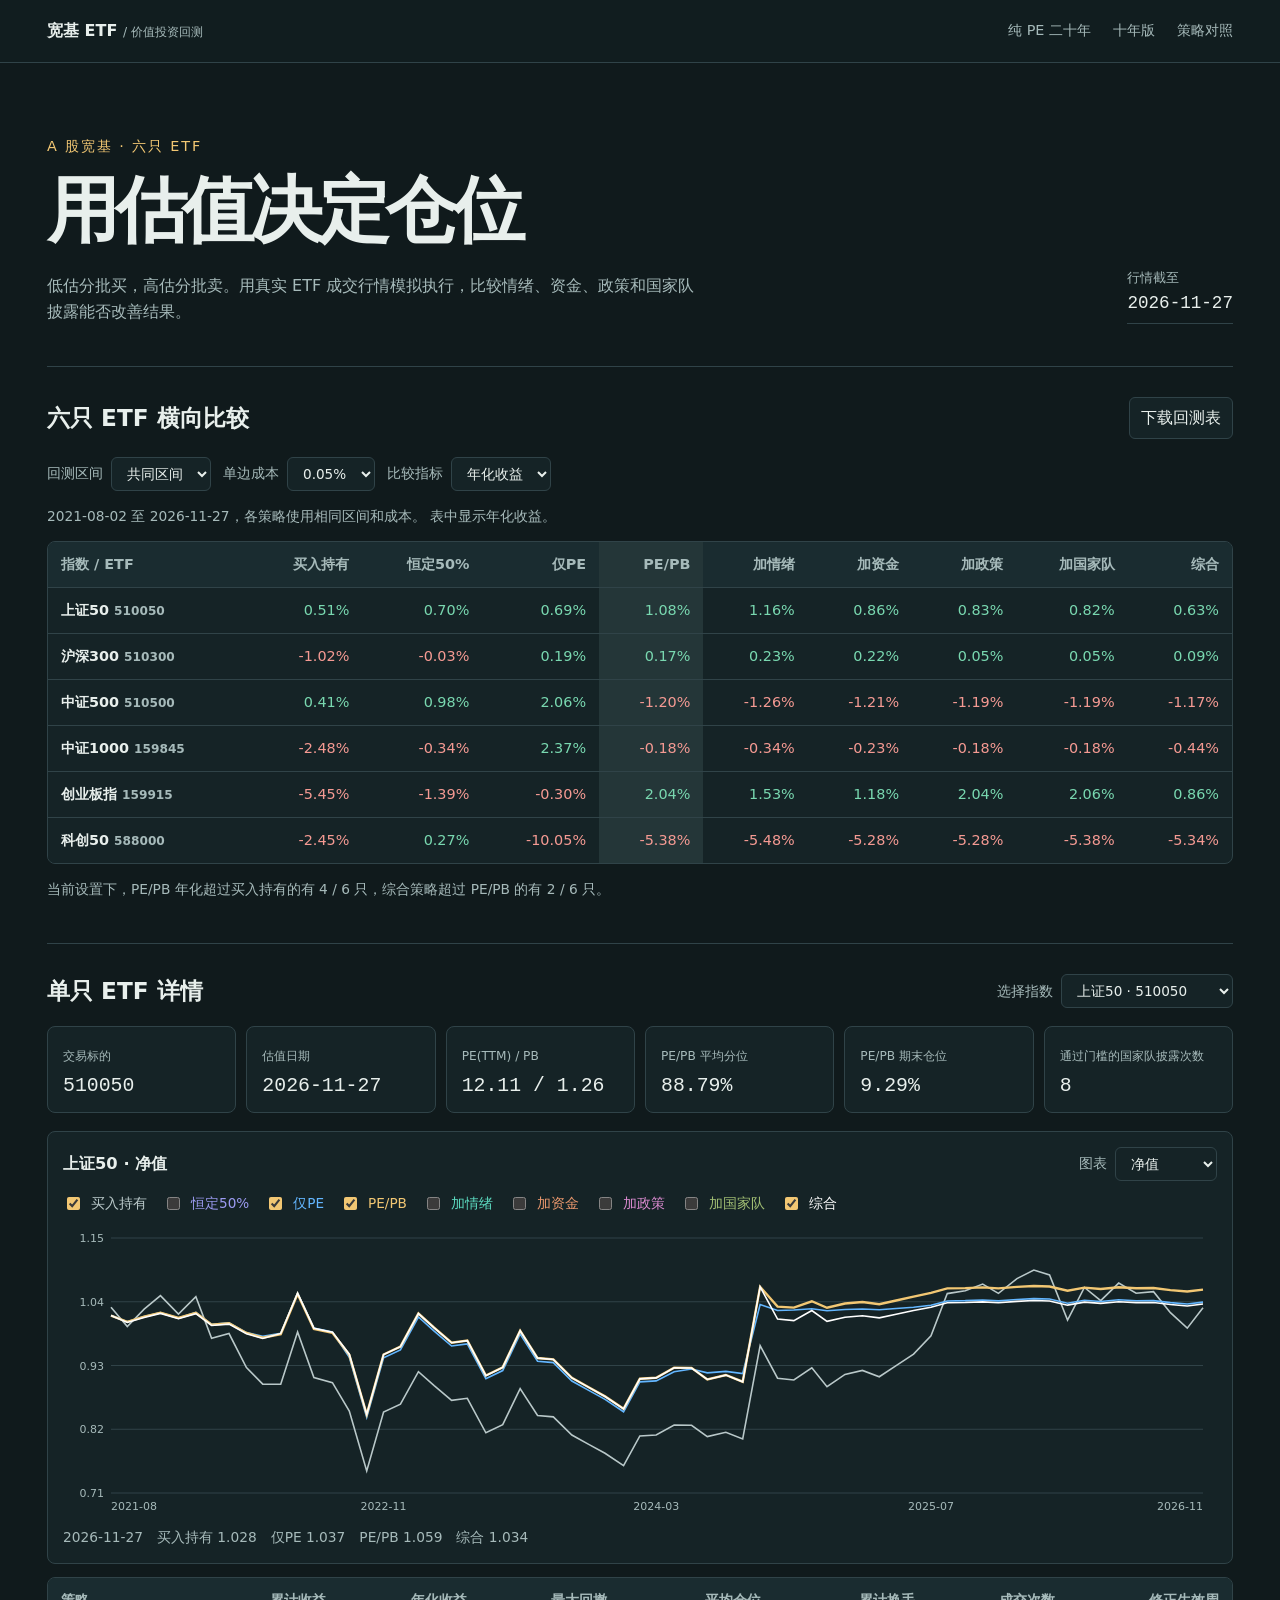
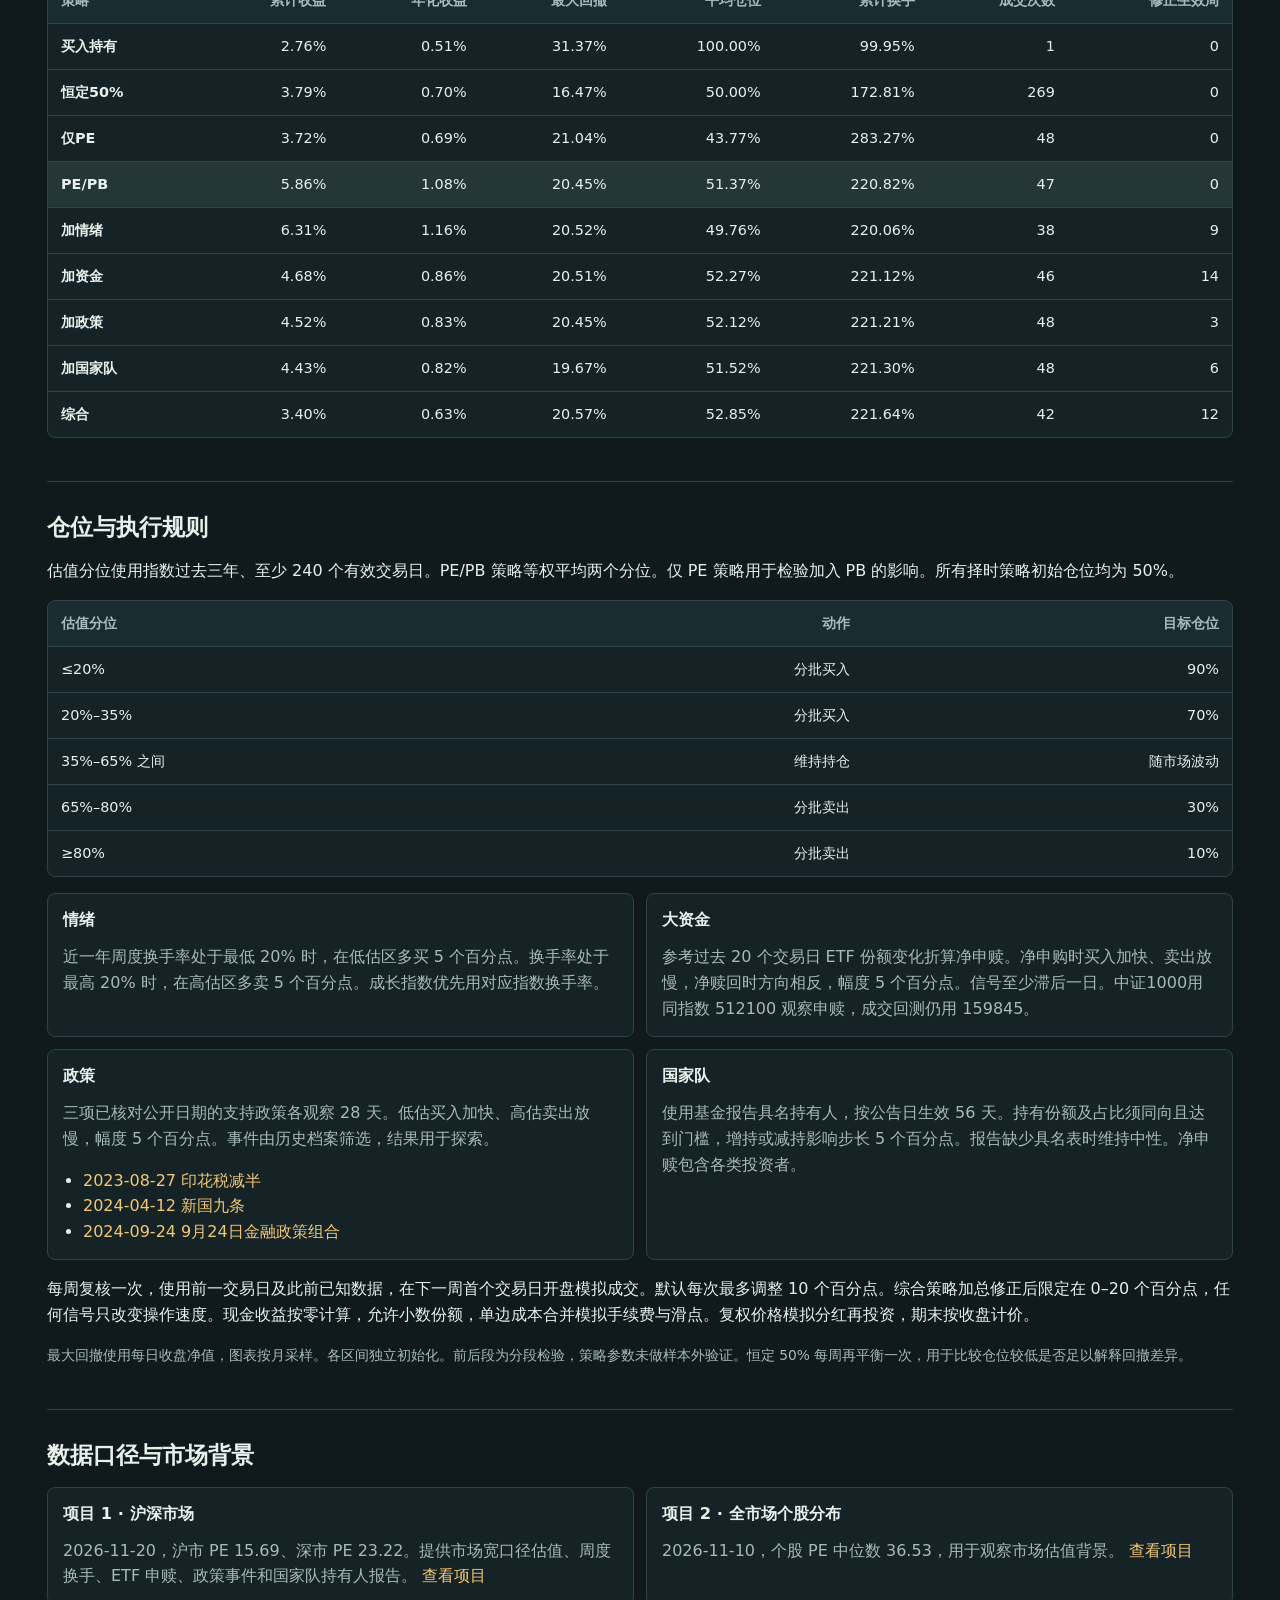
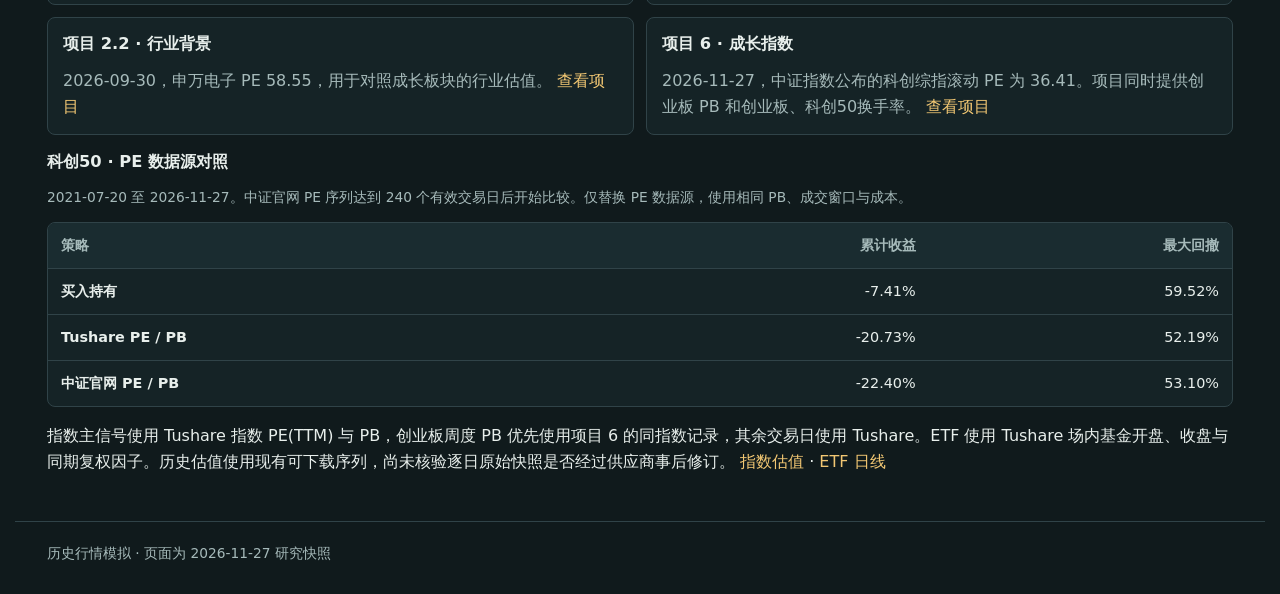
<file: index.html>
<!doctype html>
<html lang="zh-CN">
<head>
<meta charset="utf-8">
<meta name="viewport" content="width=device-width,initial-scale=1">
<title>宽基 ETF · 价值投资回测</title>
<link rel="stylesheet" href="style.css">
<script defer src="results.js?v=20261127"></script>
<script defer src="app.js?v=20261127"></script>
</head>
<body>
<header><div class="shell bar"><a href="#">宽基 ETF <small> / 价值投资回测</small></a><nav><a href="pe20.html">纯 PE 二十年</a><a href="pe10.html">十年版</a><a href="#compare">策略对照</a></nav></div></header>
<main class="shell">
<section class="hero">
<div><p class="eyebrow">A 股宽基 · 六只 ETF</p><h1>用估值决定仓位</h1><p>低估分批买，高估分批卖。用真实 ETF 成交行情模拟执行，比较情绪、资金、政策和国家队披露能否改善结果。</p></div>
<div class="stamp">行情截至 <strong>2026-11-27</strong></div>
</section>
<section id="compare">
<div class="section-head"><h2>六只 ETF 横向比较</h2><button type="button" id="export">下载回测表</button></div>
<div class="controls">
<label>回测区间<select id="period"></select></label>
<label>单边成本<select id="fee"><option value="0">0.05%</option><option value="1">0.15%</option></select></label>
<label>比较指标<select id="metric"><option value="annual">年化收益</option><option value="total">累计收益</option><option value="drawdown">最大回撤</option><option value="weight">平均仓位</option></select></label>
</div>
<p class="muted" id="window"></p>
<div class="table-wrap" tabindex="0" aria-label="六只ETF回测结果"><table id="matrix"></table></div>
<p class="muted" id="summary"></p>
</section>
<section id="detail">
<div class="section-head"><h2>单只 ETF 详情</h2><label>选择指数<select id="asset"></select></label></div>
<div class="stats" id="stats"></div>
<div class="chart">
<div class="section-head"><h3 id="chartTitle">净值对比</h3><label>图表<select id="curveMetric"><option value="1">净值</option><option value="2">ETF 仓位</option></select></label></div>
<div id="legend"></div>
<canvas id="curve" role="img" aria-label="月度回测净值与仓位图，也可在下表阅读收益和回撤"></canvas>
<p id="chartReadout" class="muted"></p>
</div>
<div class="table-wrap" tabindex="0" aria-label="当前ETF各策略指标"><table id="details"></table></div>
</section>
<section id="rules">
<h2>仓位与执行规则</h2>
<p>估值分位使用指数过去三年、至少 240 个有效交易日。PE/PB 策略等权平均两个分位。仅 PE 策略用于检验加入 PB 的影响。所有择时策略初始仓位均为 50%。</p>
<div class="table-wrap"><table><thead><tr><th>估值分位</th><th>动作</th><th>目标仓位</th></tr></thead><tbody>
<tr><td>≤20%</td><td>分批买入</td><td>90%</td></tr><tr><td>20%–35%</td><td>分批买入</td><td>70%</td></tr><tr><td>35%–65% 之间</td><td>维持持仓</td><td>随市场波动</td></tr><tr><td>65%–80%</td><td>分批卖出</td><td>30%</td></tr><tr><td>≥80%</td><td>分批卖出</td><td>10%</td></tr>
</tbody></table></div>
<div class="rule-grid">
<article><h3>情绪</h3><p>近一年周度换手率处于最低 20% 时，在低估区多买 5 个百分点。换手率处于最高 20% 时，在高估区多卖 5 个百分点。成长指数优先用对应指数换手率。</p></article>
<article><h3>大资金</h3><p>参考过去 20 个交易日 ETF 份额变化折算净申赎。净申购时买入加快、卖出放慢，净赎回时方向相反，幅度 5 个百分点。信号至少滞后一日。中证1000用同指数 512100 观察申赎，成交回测仍用 159845。</p></article>
<article><h3>政策</h3><p>三项已核对公开日期的支持政策各观察 28 天。低估买入加快、高估卖出放慢，幅度 5 个百分点。事件由历史档案筛选，结果用于探索。</p><ul id="policy"></ul></article>
<article><h3>国家队</h3><p>使用基金报告具名持有人，按公告日生效 56 天。持有份额及占比须同向且达到门槛，增持或减持影响步长 5 个百分点。报告缺少具名表时维持中性。净申赎包含各类投资者。</p></article>
</div>
<p>每周复核一次，使用前一交易日及此前已知数据，在下一周首个交易日开盘模拟成交。默认每次最多调整 10 个百分点。综合策略加总修正后限定在 0–20 个百分点，任何信号只改变操作速度。现金收益按零计算，允许小数份额，单边成本合并模拟手续费与滑点。复权价格模拟分红再投资，期末按收盘计价。</p>
<p class="muted">最大回撤使用每日收盘净值，图表按月采样。各区间独立初始化。前后段为分段检验，策略参数未做样本外验证。恒定 50% 每周再平衡一次，用于比较仓位较低是否足以解释回撤差异。</p>
</section>
<section id="sources">
<h2>数据口径与市场背景</h2>
<div class="rule-grid" id="context"></div>
<h3>科创50 · PE 数据源对照</h3>
<p id="starWindow" class="muted"></p>
<div class="table-wrap"><table id="starCheck"></table></div>
<p>指数主信号使用 Tushare 指数 PE(TTM) 与 PB，创业板周度 PB 优先使用项目 6 的同指数记录，其余交易日使用 Tushare。ETF 使用 Tushare 场内基金开盘、收盘与同期复权因子。历史估值使用现有可下载序列，尚未核验逐日原始快照是否经过供应商事后修订。 <a href="https://tushare.pro/document/2?doc_id=128">指数估值</a> · <a href="https://tushare.pro/document/2?doc_id=127">ETF 日线</a></p>
</section>
</main>
<footer class="shell">历史行情模拟 · 页面为 2026-11-27 研究快照</footer>
</body>
</html>
</file>
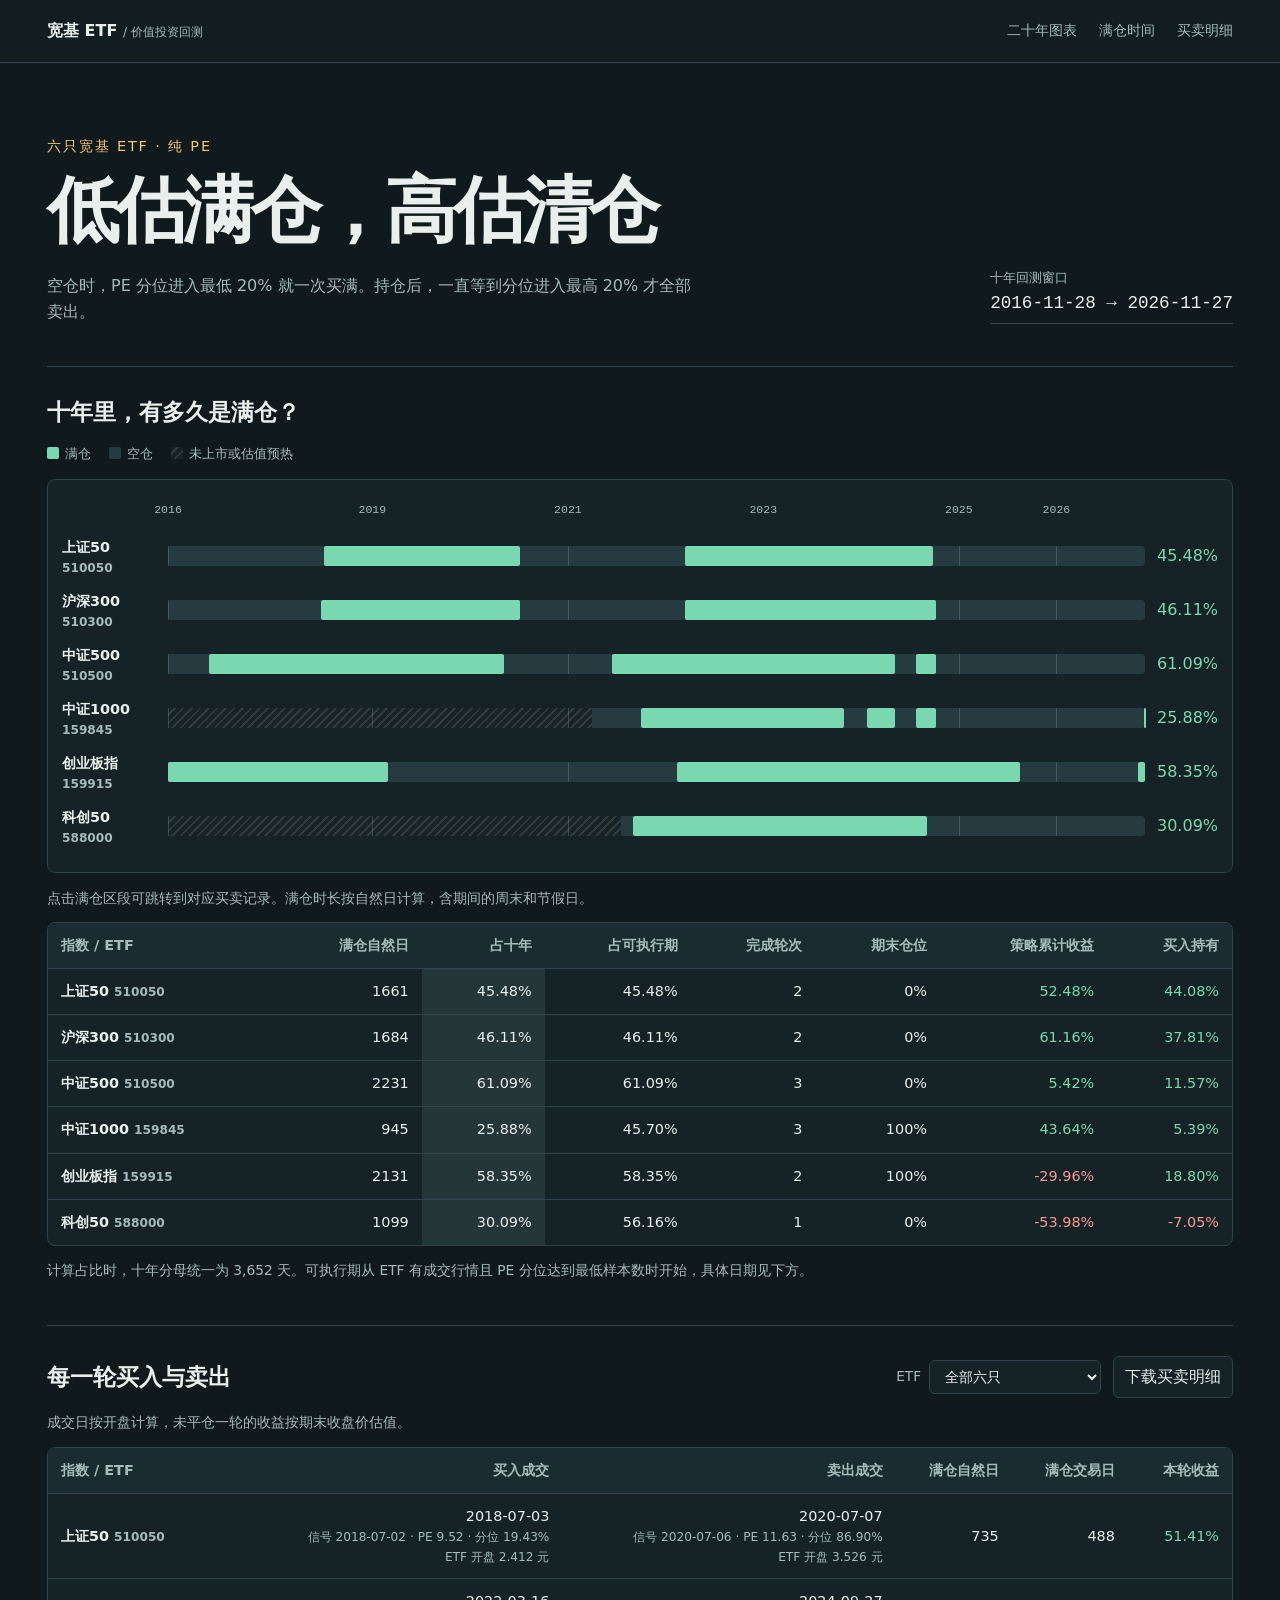
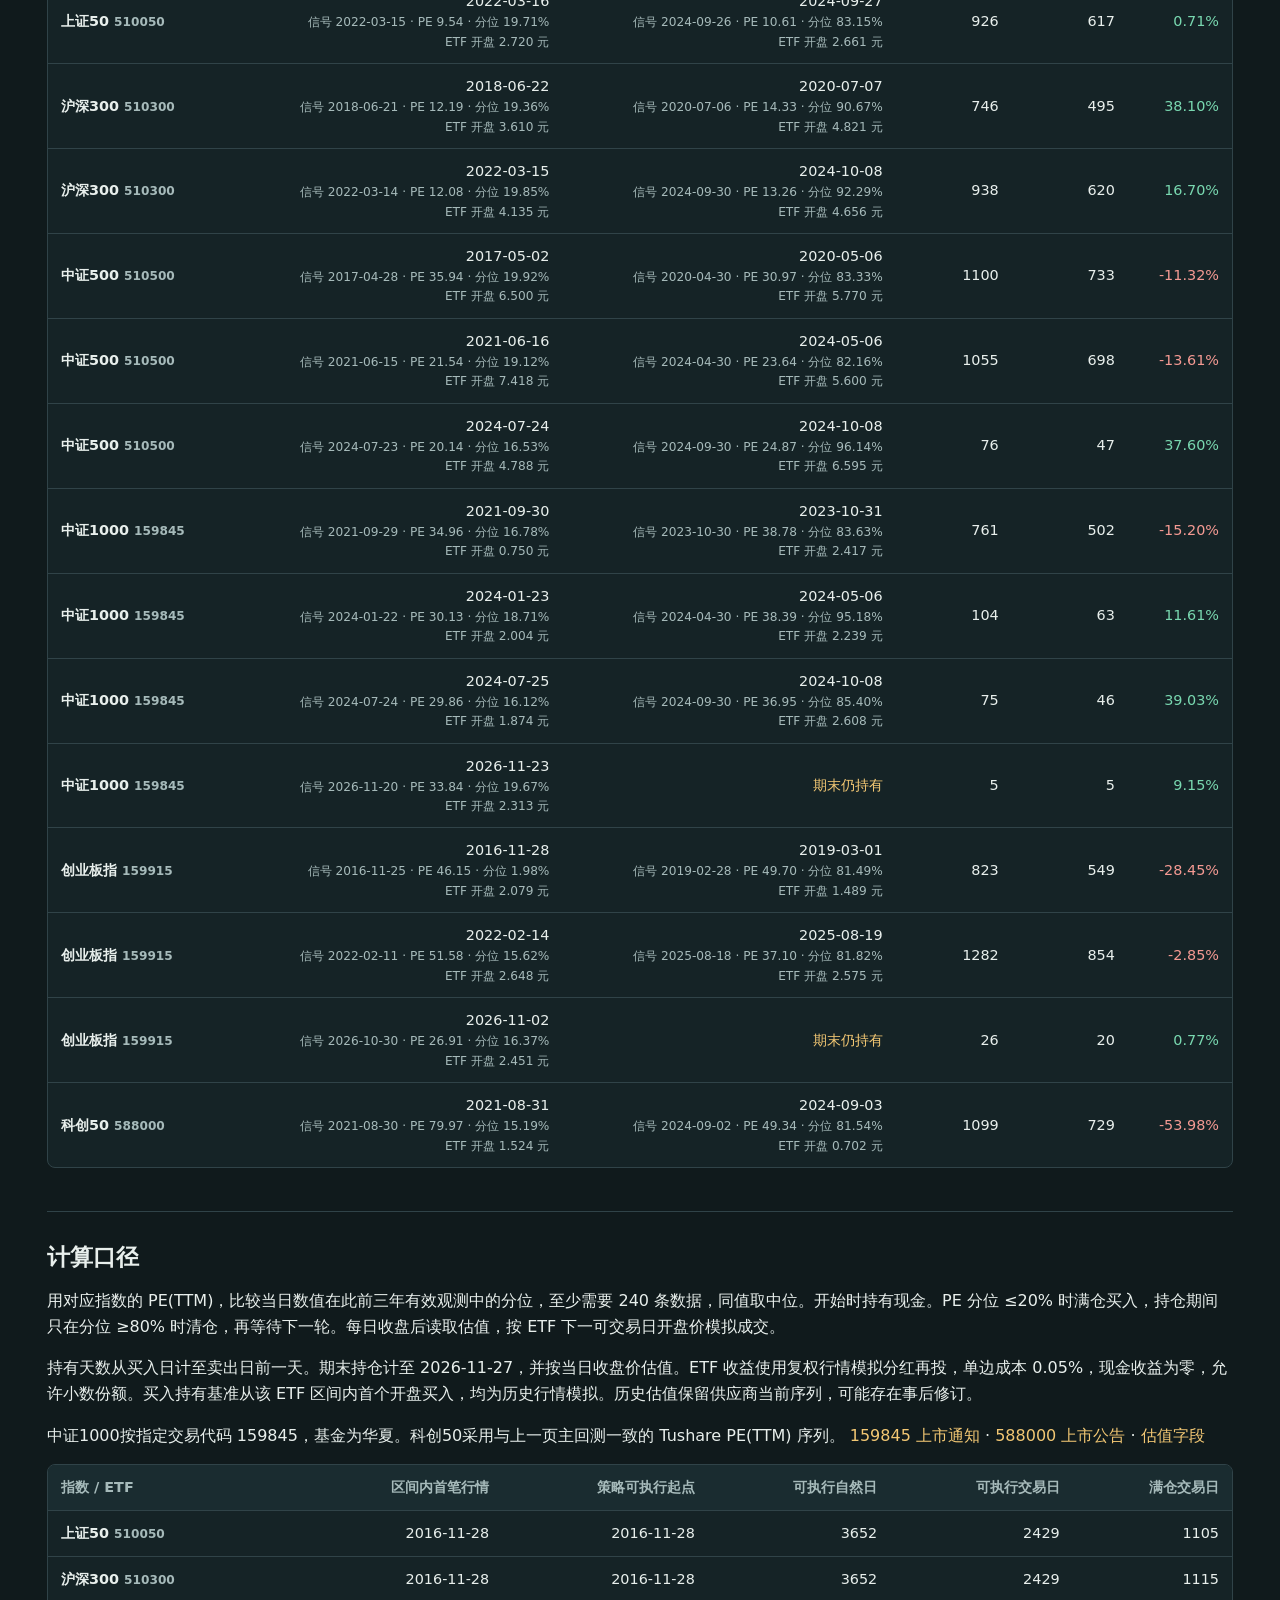
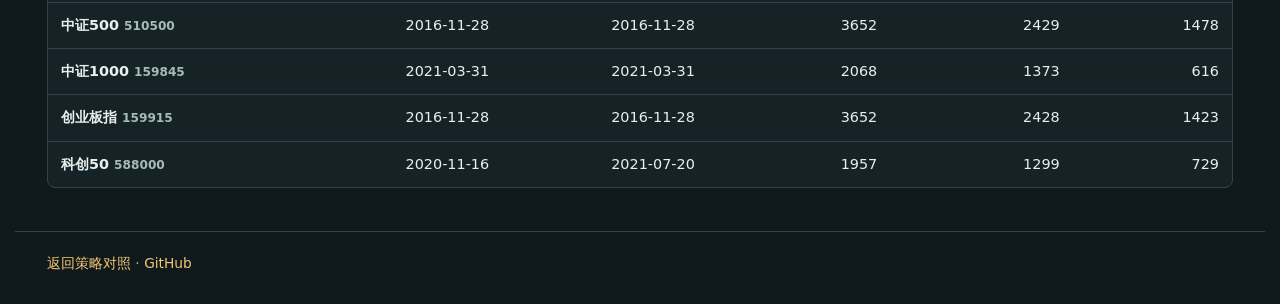
<file: pe10.html>
<!doctype html>
<html lang="zh-CN">
<head>
<meta charset="utf-8">
<meta name="viewport" content="width=device-width,initial-scale=1">
<title>纯 PE 十年回测 · 满仓与清仓</title>
<link rel="stylesheet" href="style.css">
<link rel="stylesheet" href="pe10.css">
<script defer src="pe10-data.js?v=20261127"></script>
<script defer src="pe10.js"></script>
</head>
<body>
<header><div class="shell bar"><a href="index.html">宽基 ETF <small> / 价值投资回测</small></a><nav><a href="pe20.html">二十年图表</a><a href="#exposure">满仓时间</a><a href="#trades">买卖明细</a></nav></div></header>
<main class="shell">
<section class="hero">
<div><p class="eyebrow">六只宽基 ETF · 纯 PE</p><h1>低估满仓，高估清仓</h1><p>空仓时，PE 分位进入最低 20% 就一次买满。持仓后，一直等到分位进入最高 20% 才全部卖出。</p></div>
<div class="stamp">十年回测窗口<strong>2016-11-28 → 2026-11-27</strong></div>
</section>
<section id="exposure">
<div class="section-head"><h2>十年里，有多久是满仓？</h2></div>
<div class="legend"><span><i class="swatch holding"></i>满仓</span><span><i class="swatch cash"></i>空仓</span><span><i class="swatch unavailable"></i>未上市或估值预热</span></div>
<div class="timeline" id="timeline"></div>
<p class="muted">点击满仓区段可跳转到对应买卖记录。满仓时长按自然日计算，含期间的周末和节假日。</p>
<div class="table-wrap" tabindex="0" aria-label="六只ETF持仓与收益对比"><table id="summary"></table></div>
<p class="muted">计算占比时，十年分母统一为 3,652 天。可执行期从 ETF 有成交行情且 PE 分位达到最低样本数时开始，具体日期见下方。</p>
</section>
<section id="trades">
<div class="section-head"><h2>每一轮买入与卖出</h2><div class="controls trade-controls"><label>ETF<select id="filter"><option value="">全部六只</option></select></label><button id="export" type="button">下载买卖明细</button></div></div>
<p class="muted" id="status"></p>
<div class="table-wrap" tabindex="0" aria-label="买卖成交、信号日和持有时长"><table id="tradeTable"></table></div>
</section>
<section id="method">
<h2>计算口径</h2>
<p>用对应指数的 PE(TTM)，比较当日数值在此前三年有效观测中的分位，至少需要 240 条数据，同值取中位。开始时持有现金。PE 分位 ≤20% 时满仓买入，持仓期间只在分位 ≥80% 时清仓，再等待下一轮。每日收盘后读取估值，按 ETF 下一可交易日开盘价模拟成交。</p>
<p>持有天数从买入日计至卖出日前一天。期末持仓计至 2026-11-27，并按当日收盘价估值。ETF 收益使用复权行情模拟分红再投，单边成本 0.05%，现金收益为零，允许小数份额。买入持有基准从该 ETF 区间内首个开盘买入，均为历史行情模拟。历史估值保留供应商当前序列，可能存在事后修订。</p>
<p>中证1000按指定交易代码 159845，基金为华夏。科创50采用与上一页主回测一致的 Tushare PE(TTM) 序列。 <a href="https://www.szse.cn/disclosure/notice/fund/t20210326_585267.html">159845 上市通知</a> · <a href="https://www.sse.com.cn/disclosure/fund/announcement/c/2020-11-11/588000_20201111_2.pdf">588000 上市公告</a> · <a href="https://tushare.pro/document/2?doc_id=128">估值字段</a></p>
<div class="table-wrap" tabindex="0" aria-label="ETF覆盖期"><table id="coverage"></table></div>
</section>
</main>
<footer class="shell"><a href="index.html">返回策略对照</a> · <a href="https://github.com/leejiazhi88-gif/1.2-HuiCe">GitHub</a></footer>
</body>
</html>
</file>
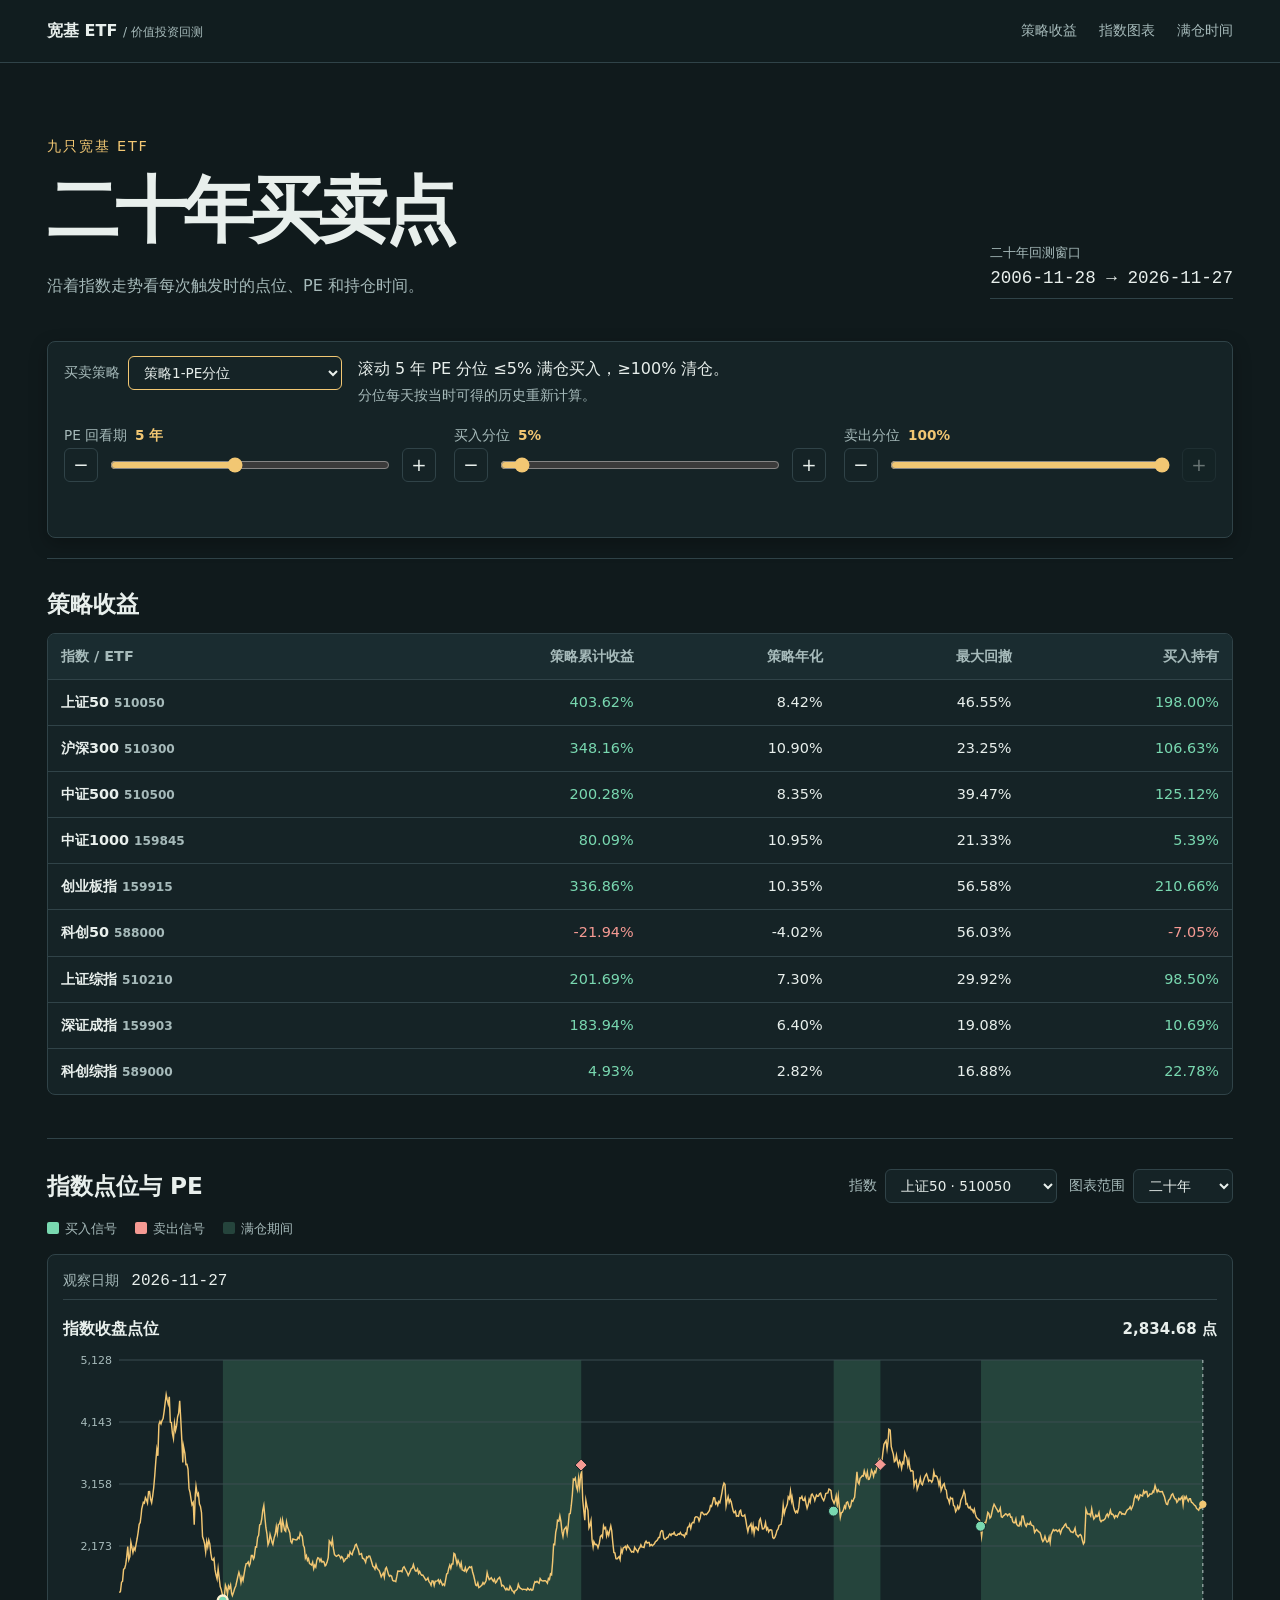
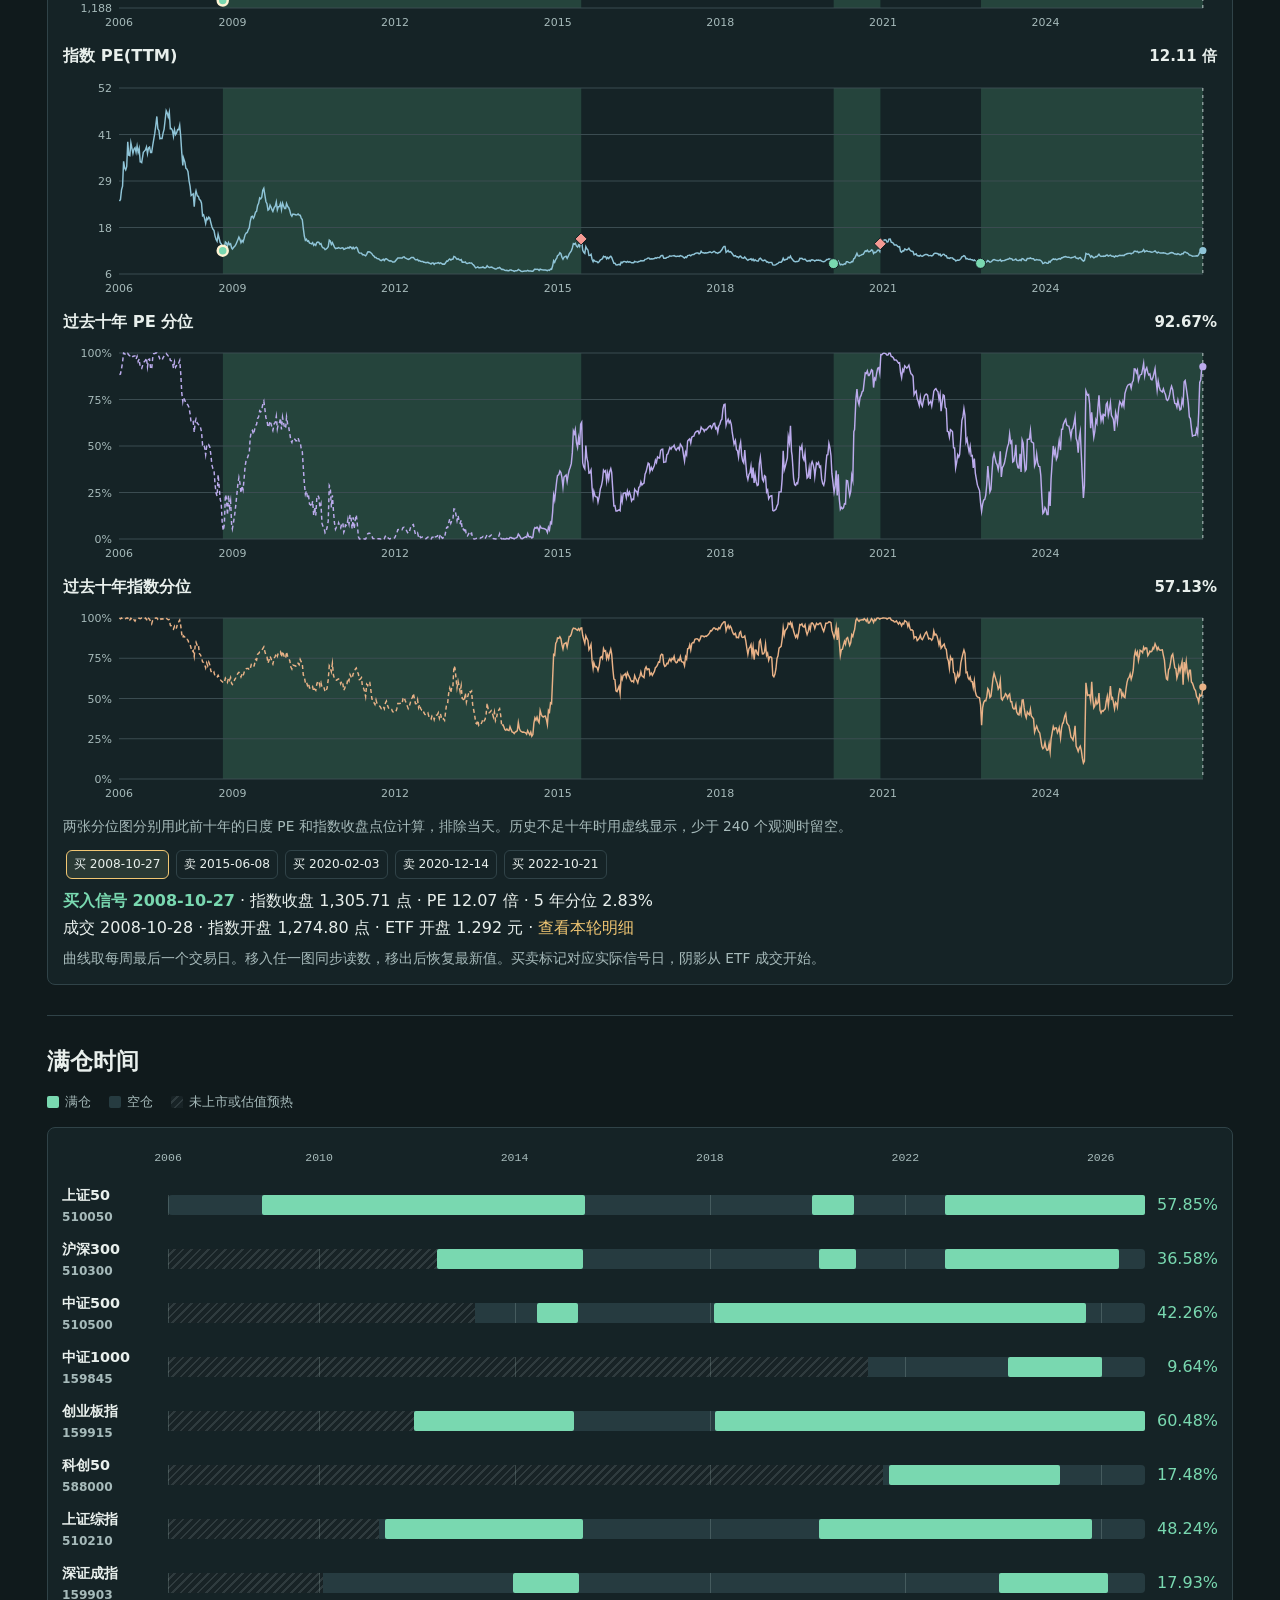
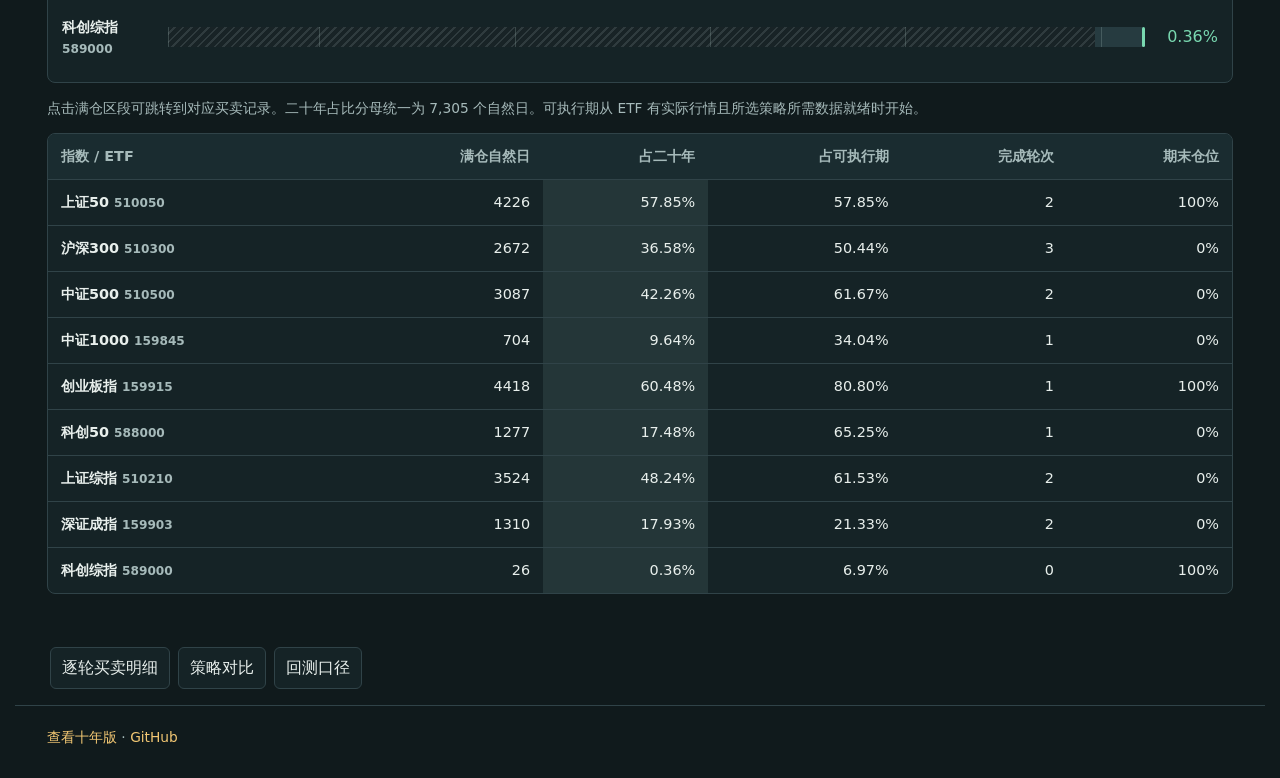
<file: pe20.html>
<!doctype html>
<html lang="zh-CN">
<head>
<meta charset="utf-8">
<meta name="viewport" content="width=device-width,initial-scale=1">
<title>二十年 ETF 策略回测 · 指数点位与买卖信号</title>
<link rel="stylesheet" href="style.css">
<link rel="stylesheet" href="pe10.css">
<link rel="stylesheet" href="pe20.css?v=11">
<script defer src="pe20-data.js?v=20261127"></script>
<script defer src="pe10.js?v=10"></script>
<script defer src="pe20.js?v=20261127"></script>
</head>
<body>
<header><div class="shell bar"><a href="index.html">宽基 ETF <small> / 价值投资回测</small></a><nav><a href="#returns">策略收益</a><a href="#market-charts">指数图表</a><a href="#exposure">满仓时间</a></nav></div></header>
<main class="shell" id="charts">
<section class="hero">
<div><p class="eyebrow">九只宽基 ETF</p><h1>二十年买卖点</h1><p>沿着指数走势看每次触发时的点位、PE 和持仓时间。</p></div>
<div class="stamp">二十年回测窗口<strong>2006-11-28 → 2026-11-27</strong></div>
</section>
<div class="strategy-bar">
  <label>买卖策略<select id="strategySelect"></select></label>
  <div><p id="strategySummary" aria-live="polite"></p><p id="strategyDetail" class="muted"></p><a id="strategySource" class="muted" hidden></a></div>
  <div id="lookbackControl">
    <div>
      <label for="lookbackYears"><span id="lookbackLabel">PE 回看期</span> <output id="lookbackValue" for="lookbackYears">3 年</output></label>
      <div class="lookback-slider">
        <button type="button" data-step="-1" aria-label="年限减少 1 年">−</button>
        <input id="lookbackYears" type="range" min="1" max="10" step="1" value="3">
        <button type="button" data-step="1" aria-label="年限增加 1 年">+</button>
      </div>
    </div>
    <div>
      <label for="buyPercent">买入分位 <output id="buyValue" for="buyPercent">20%</output></label>
      <div class="lookback-slider">
        <button type="button" data-step="-1" aria-label="买入分位降低 5 个百分点">−</button>
        <input id="buyPercent" type="range" min="0" max="95" step="5" value="20">
        <button type="button" data-step="1" aria-label="买入分位提高 5 个百分点">+</button>
      </div>
    </div>
    <div>
      <label for="sellPercent">卖出分位 <output id="sellValue" for="sellPercent">80%</output></label>
      <div class="lookback-slider">
        <button type="button" data-step="-1" aria-label="卖出分位降低 5 个百分点">−</button>
        <input id="sellPercent" type="range" min="5" max="100" step="5" value="80">
        <button type="button" data-step="1" aria-label="卖出分位提高 5 个百分点">+</button>
      </div>
    </div>
  </div>
  <div id="macdControl" hidden>
    <label>K 线周期<select id="macdCadence"></select></label>
    <label>买卖条件<select id="macdMethod"></select></label>
    <label>快线 / 慢线 / 信号线<select id="macdPeriod"></select></label>
  </div>
  <p id="tuneStatus" role="status" class="muted"></p>
</div>
<section id="returns">
<h2>策略收益</h2>
<div class="table-wrap" tabindex="0" aria-label="九只 ETF 策略收益、回撤与买入持有对照"><table id="summary"></table></div>
</section>
<section id="market-charts">
<div class="section-head"><h2>指数点位与 PE</h2><div class="controls trade-controls"><label>指数<select id="chartAsset"></select></label><label>图表范围<select id="chartRange"><option value="all">二十年</option><option value="active">可执行期</option></select></label></div></div>
<div class="legend"><span><i class="swatch holding"></i>买入信号</span><span><i class="swatch selling"></i>卖出信号</span><span><i class="swatch held-band"></i>满仓期间</span></div>
<div class="chart dual-chart">
<div class="cursor-date">观察日期 <time id="cursorDate"></time></div>
<div class="plot-head"><h3>指数收盘点位</h3><strong id="cursorPoints"></strong></div>
<canvas id="pointsChart" tabindex="0" role="img" aria-label="指数点位及买卖信号，左右方向键浏览周度数据"></canvas>
<div class="plot-head"><h3>指数 PE(TTM)</h3><strong id="cursorPe"></strong></div>
<canvas id="peChart" tabindex="0" role="img" aria-label="指数滚动市盈率及买卖信号，左右方向键浏览周度数据"></canvas>
<div class="plot-head"><h3>过去十年 PE 分位</h3><strong id="cursorRank"></strong></div>
<canvas id="rankChart" tabindex="0" role="img" aria-label="十年 PE 分位走势图，左右方向键浏览周度数据"></canvas>
<div class="plot-head"><h3>过去十年指数分位</h3><strong id="cursorCloseRank"></strong></div>
<canvas id="closeRankChart" tabindex="0" role="img" aria-label="指数收盘点位的滚动十年分位，左右方向键浏览周度数据"></canvas>
<p class="muted">两张分位图分别用此前十年的日度 PE 和指数收盘点位计算，排除当天。历史不足十年时用虚线显示，少于 240 个观测时留空。</p>
<p class="muted" id="peHistoryNote" hidden></p>
<div class="marker-buttons" id="markerChoices" aria-label="选择买卖信号"></div>
<p id="markerInfo" aria-live="polite"></p>
<p class="muted">曲线取每周最后一个交易日。移入任一图同步读数，移出后恢复最新值。买卖标记对应实际信号日，阴影从 ETF 成交开始。</p>
</div>
</section>
<section id="exposure">
<h2>满仓时间</h2>
<div class="legend"><span><i class="swatch holding"></i>满仓</span><span><i class="swatch cash"></i>空仓</span><span><i class="swatch unavailable"></i>未上市或估值预热</span></div>
<div class="timeline" id="timeline"></div>
<p class="muted">点击满仓区段可跳转到对应买卖记录。二十年占比分母统一为 7,305 个自然日。可执行期从 ETF 有实际行情且所选策略所需数据就绪时开始。</p>
<div class="table-wrap" tabindex="0" aria-label="九只 ETF 满仓与交易统计"><table id="holdingSummary"></table></div>
</section>
<div class="module-controls" aria-label="展开回测详情">
  <button type="button" aria-controls="trades" aria-expanded="false">逐轮买卖明细</button>
  <button type="button" aria-controls="comparison" aria-expanded="false">策略对比</button>
  <button type="button" aria-controls="method" aria-expanded="false">回测口径</button>
</div>
<section id="trades" hidden>
<div class="section-head"><h2>逐轮买卖明细</h2><div class="controls trade-controls"><label>ETF<select id="filter"><option value="">全部</option></select></label><button id="export" type="button">下载买卖明细</button></div></div>
<p class="muted" id="status"></p>
<div class="table-wrap" tabindex="0" aria-label="买卖成交及指数点位"><table id="tradeTable"></table></div>
</section>
<section id="comparison" hidden>
<h2>策略对比</h2>
<p class="muted" id="studyNote"></p>
<p id="studyResult"></p>
<div class="table-wrap" tabindex="0" aria-label="十一套策略后段汇总"><table id="strategyScores"></table></div>
<h3>逐指数后段年化与回撤</h3>
<div class="table-wrap" tabindex="0" aria-label="十一套策略逐指数年化收益和回撤"><table id="studyTable"></table></div>
<details>
<summary>逐指数全窗口累计收益</summary>
<p class="muted">每只 ETF 用自身可交易的历史。此表沿用策略 2 主图的全样本阈值，阈值包含回测早期之后的数据。</p>
<div class="table-wrap" tabindex="0" aria-label="九只ETF十一套策略累计收益"><table id="fullStudyTable"></table></div>
</details>
<details open>
<summary>默认参数的分段与交易成本检验</summary>
<p class="muted">使用默认参数下十一套策略都可比较的 ETF。分别计算每只 ETF 的年化后取平均，每段独立从现金开始。</p>
<div class="table-wrap" tabindex="0" aria-label="默认参数分段与交易成本检验"><table id="studyChecks"></table></div>
</details>
<details><summary>查看候选规则和研究来源</summary>
  <div class="table-wrap" tabindex="0" aria-label="候选规则"><table id="studyCandidates"></table></div>
</details>
</section>
<section id="method" hidden>
<h2>回测口径</h2>
<p>每套策略在所测试的参数里，取九只 ETF 各自全可交易期年化收益的算术平均最高者作为默认。每只 ETF 权重相同，起始日期和历史长度各自不同。默认参数使用了全回测窗口的结果，后段表属于历史复核。</p>
<p>策略 1 的滚动分位使用当时可取得的历史，1 年窗口至少需要 200 个观测，2–10 年窗口至少需要 240 个。策略 2 主图从回测截止日往前取样来固定阈值，可能包含早期买卖信号之后的数据；后段检验用相同年数从 2020 年末往前取样。买卖分位均以 5 个百分点为一档。</p>
<p>图中标记使用触发当日的指数收盘与 PE。成交明细同时给出下一可交易日指数开盘和 ETF 开盘。最大回撤用日收盘净值计算。</p>
<p>策略日终判断、下一可交易日开盘模拟成交。收益使用 ETF 复权行情，单边成本 0.05%，现金收益为零。上市以前可以查看指数图，策略从该 ETF 的可执行期开始。历史估值使用供应商现有序列，可能有事后修订。 <a href="https://tushare.pro/document/2?doc_id=95">指数点位来源</a> · <a href="https://tushare.pro/document/2?doc_id=128">估值来源</a></p>
<p>策略 4–11 借鉴文献，采用指数信号在对应 ETF 多头与现金之间切换。MACD 的 DIF 是快、慢 EMA 之差，DEA 是 DIF 的 EMA。周线和月线各取周期最后一个交易日确认信号。</p>
<p>项目 1 的上证综指、深证成指分别对应富国 510210、南方 159903。项目 6 的科创综指对应华夏 589000，使用项目 6 收录的中证指数官方滚动 PE。 <a href="https://github.com/leejiazhi88-gif/1-BigA-total">项目 1</a> · <a href="https://github.com/leejiazhi88-gif/6-Bili-xiaodeng">项目 6</a></p>
<div class="table-wrap" tabindex="0" aria-label="ETF覆盖期"><table id="coverage"></table></div>
</section>
</main>
<footer class="shell"><a href="pe10.html">查看十年版</a> · <a href="https://github.com/leejiazhi88-gif/1.2-HuiCe">GitHub</a></footer>
</body>
</html>
</file>
<file: style.css>
:root{color-scheme:dark;--bg:#101a1c;--panel:#152326;--ink:#e8efec;--muted:#a6baba;--edge:#304348;--gold:#f2c773;--green:#79d8b0;--red:#f59a93;font-family:system-ui,"Microsoft YaHei",sans-serif}*{box-sizing:border-box}body{margin:0;background:var(--bg);color:var(--ink);line-height:1.6}a{color:var(--gold);text-decoration:none}a:hover{text-decoration:underline}header{border-bottom:1px solid var(--edge);background:#111d1f}.shell{max-width:1250px;margin:auto;padding:0 32px}.bar{display:flex;align-items:center;justify-content:space-between;gap:16px;min-height:62px}.bar>a{color:var(--ink);font-weight:700}.bar small,.muted{color:var(--muted);font-weight:400}.bar nav{display:flex;gap:22px}.bar nav a{color:var(--muted);font-size:.9rem}.hero{display:flex;align-items:end;justify-content:space-between;gap:22px;padding:72px 0 42px}.hero h1{font-size:clamp(2rem,6vw,4.5rem);letter-spacing:-.06em;line-height:1.15;margin:.15em 0 .3em}.hero p{max-width:650px;color:var(--muted);margin:0}.hero .eyebrow{color:var(--gold);font-size:.9rem;letter-spacing:.13em}.stamp{white-space:nowrap;color:var(--muted);font-size:.83rem;border-bottom:1px solid var(--edge);padding-bottom:10px}.stamp strong{display:block;color:var(--ink);font:1.1rem ui-monospace,monospace;margin-top:5px}section:not(.hero){padding:30px 0;border-top:1px solid var(--edge)}h2,h3{line-height:1.3;margin:0 0 14px}h2{font-size:1.45rem}h3{font-size:1.02rem}.section-head,.controls{display:flex;align-items:center;justify-content:space-between;gap:12px;flex-wrap:wrap}.section-head h2,.section-head h3{margin:0}.controls{justify-content:flex-start;margin-top:18px}label{display:inline-flex;align-items:center;gap:8px;font-size:.85rem;color:var(--muted)}button,select{color:var(--ink);font:inherit;background:var(--panel);border:1px solid var(--edge);border-radius:6px;padding:7px 11px;cursor:pointer}button:hover,select:hover{border-color:var(--gold)}:focus-visible{outline:2px solid var(--gold);outline-offset:3px}.table-wrap{overflow:auto;border:1px solid var(--edge);border-radius:8px;margin:13px 0;background:var(--panel)}table{border-collapse:collapse;width:100%;white-space:nowrap;font-variant-numeric:tabular-nums;text-align:right;font-size:.9rem}th,td{padding:11px 13px;border-bottom:1px solid var(--edge)}thead{background:#1a2c30;color:var(--muted)}tbody tr:last-child>*{border-bottom:0}th:first-child,td:first-child{text-align:left}tbody th{font-weight:600}#matrix tbody th{position:sticky;left:0;background:var(--panel)}.asset-link{background:none;border:0;padding:0;text-align:left}small{color:var(--muted);font-size:.76rem}.pos{color:var(--green)}.neg{color:var(--red)}.primary{background:#243638}.stats{display:grid;grid-template-columns:repeat(auto-fit,minmax(145px,1fr));gap:10px;margin:18px 0}.stat,.rule-grid article,.chart{border-radius:8px;background:var(--panel);border:1px solid var(--edge);padding:15px}.stat strong{display:block;font:1.24rem ui-monospace,monospace;margin-top:6px}.chart #legend{display:flex;gap:8px 16px;flex-wrap:wrap;margin-top:12px}.chart #legend label{color:var(--ink)}.chart input{accent-color:var(--gold)}canvas{width:100%;height:300px;display:block;margin-top:5px}.chart p{min-height:1.6em;margin:6px 0 0}.rule-grid{display:grid;grid-template-columns:repeat(2,minmax(0,1fr));gap:12px;margin:16px 0}.rule-grid p{margin:0;color:var(--muted)}.rule-grid ul{margin-bottom:0;padding-left:20px}.muted,footer{font-size:.86rem}footer{border-top:1px solid var(--edge);padding-top:20px!important;padding-bottom:30px!important;color:var(--muted)}@media(max-width:660px){.shell{padding:0 16px}.hero{padding:38px 0 24px;display:block}.stamp{margin-top:18px;display:inline-block}.rule-grid{grid-template-columns:1fr}.bar nav{gap:11px}.bar small{display:none}th,td{padding:9px 10px}canvas{height:245px}}
</file>
<file: pe10.css>
.legend{display:flex;gap:18px;flex-wrap:wrap;color:var(--muted);font-size:.82rem;margin:15px 0}.legend span{display:flex;align-items:center;gap:6px}.swatch{width:12px;height:12px;border-radius:2px}.holding{background:var(--green)}.cash{background:#263b40}.unavailable{background:repeating-linear-gradient(135deg,#182326 0 4px,#2f3b3e 4px 6px)}.timeline{border:1px solid var(--edge);border-radius:8px;padding:14px;background:var(--panel)}.timeline-row{display:grid;grid-template-columns:94px 1fr 61px;align-items:center;gap:12px;margin:9px 0}.timeline-row strong{font-size:.9rem}.timeline-row small{display:block}.timeline .share{text-align:right;color:var(--green);font-variant-numeric:tabular-nums}.track{position:relative;height:20px;border-radius:4px}.track .unavailable,.track button,.track .tick{position:absolute;top:0;bottom:0}.track .unavailable{left:0;border-radius:4px 0 0 4px}.track button{min-width:2px;padding:0;border:0;border-radius:2px}.track button:hover{background:var(--gold)}.track .tick{pointer-events:none;border-left:1px solid #b2c9c83a}.axis{height:22px;position:relative}.axis span{position:absolute;color:var(--muted);font: .72rem ui-monospace,monospace;transform:translateX(-50%)}.trade-controls{margin:0}.trade-highlight{background:#29473f}.date-extra{display:block;color:var(--muted);font-size:.76rem}.pending{color:var(--gold)}@media(max-width:660px){.timeline{padding:10px}.timeline-row{grid-template-columns:65px 1fr 46px;gap:6px}.timeline-row strong,.timeline .share{font-size:.78rem}.axis span:nth-child(even){display:none}.trade-controls{width:100%;justify-content:space-between}}
</file>
<file: pe20.css>
.dual-chart{margin-top:8px}.dual-chart h3{margin:7px 0 0}.dual-chart canvas{height:230px}.dual-chart canvas:first-of-type{height:292px}.dual-chart canvas:last-of-type{height:205px}.selling{background:#f59a93}.held-band{background:#25443c}.marker-buttons{display:flex;gap:7px;flex-wrap:wrap;margin-top:10px}.marker-buttons button{font-size:.76rem;padding:4px 7px}.marker-buttons button[aria-pressed=true]{border-color:var(--gold);background:#2a3934}#markerInfo{color:var(--ink);line-height:1.65;min-height:3.3em;font-variant-numeric:tabular-nums}#markerInfo a{white-space:nowrap}@media(max-width:660px){.dual-chart{padding:10px}.dual-chart canvas:first-of-type{height:230px}.dual-chart canvas:last-of-type{height:175px}}
.dual-chart .cursor-date{color:var(--muted);font-size:.85rem;padding-bottom:8px;margin-bottom:11px;border-bottom:1px solid var(--edge)}
.cursor-date time{margin-left:8px;font:1rem ui-monospace,monospace;color:var(--ink)}
.plot-head{display:flex;justify-content:space-between;align-items:baseline;flex-wrap:wrap;gap:4px 10px}
.plot-head strong{font-size:.94rem;font-variant-numeric:tabular-nums;color:var(--ink)}
.dual-chart canvas{cursor:crosshair}
.strategy-bar{position:sticky;top:8px;z-index:5;display:grid;grid-template-columns:auto 1fr;align-items:start;gap:16px;margin:0 0 20px;padding:14px 16px;background:var(--panel);border:1px solid var(--edge);border-radius:8px;box-shadow:0 6px 18px #0004;max-height:calc(100dvh - 80px);overflow:auto}
.strategy-bar p{margin:0}.strategy-bar .muted{margin-top:3px}
.strategy-bar select{border-color:var(--gold)}
#lookbackControl{grid-column:1/-1;display:grid;grid-template-columns:repeat(auto-fit,minmax(205px,1fr));gap:10px 18px}
#lookbackControl[hidden]{display:none}
#macdControl{grid-column:1/-1;display:flex;flex-wrap:wrap;gap:10px 16px}
#macdControl[hidden]{display:none}
#macdControl select{min-width:0;max-width:100%;border-color:var(--edge)}
#macdControl label{flex-wrap:wrap}
#lookbackControl output{color:var(--gold);font-weight:700}
#tuneStatus{grid-column:1/-1;min-height:1.6em}
.lookback-slider{display:flex;align-items:center;gap:10px;color:var(--muted);font-size:.82rem}
.lookback-slider input{flex:1;min-width:70px;accent-color:var(--gold);cursor:pointer}
.lookback-slider button{flex:0 0 34px;height:34px;padding:0;font-size:1.15rem;line-height:1}
.lookback-slider button:disabled{opacity:.4;cursor:default;border-color:var(--edge)}
#lookbackControl output{font-variant-numeric:tabular-nums}
.module-controls{display:flex;gap:8px;overflow-x:auto;padding:10px 3px 16px}
.module-controls button{white-space:nowrap}
.module-controls button[aria-expanded=true]{color:var(--gold);border-color:var(--gold)}
#markerChoices{max-height:102px;overflow:auto;padding:3px}
@media(max-width:660px){.strategy-bar{grid-template-columns:1fr;gap:8px}}
</file>
